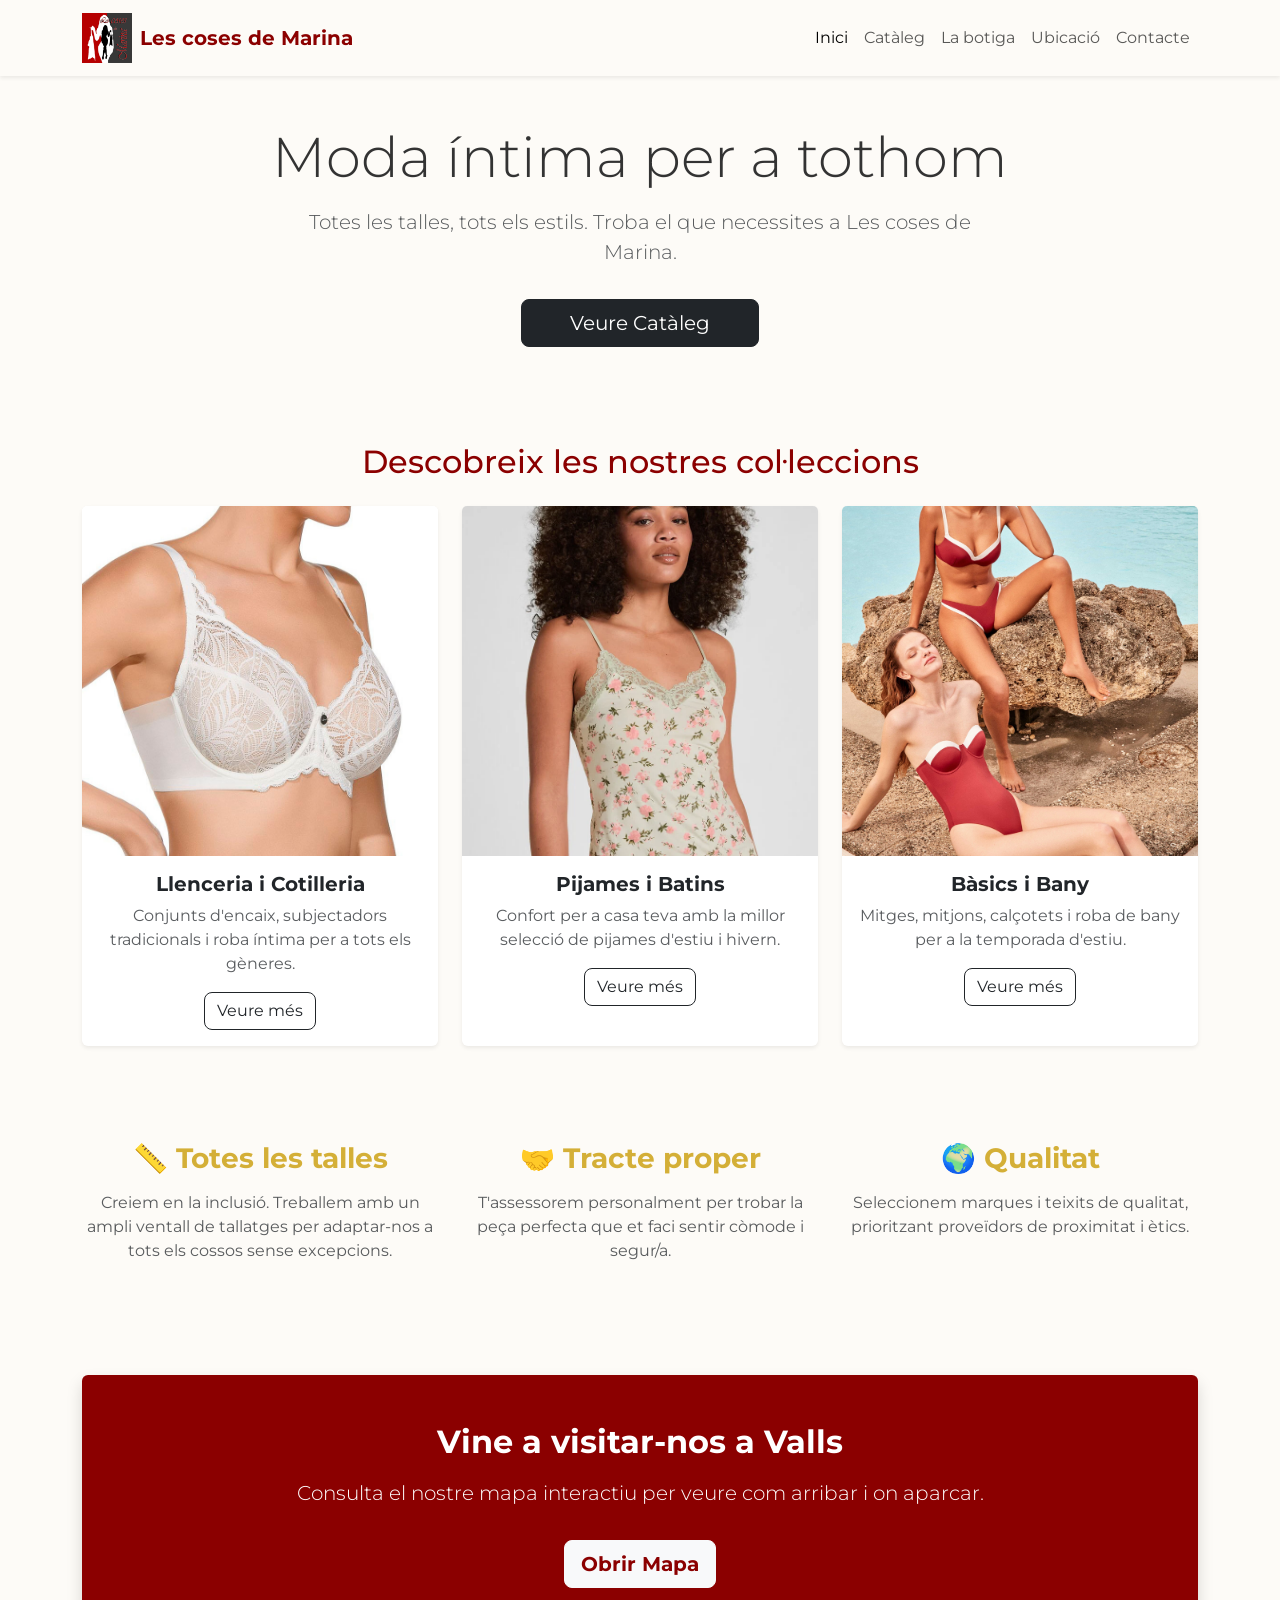
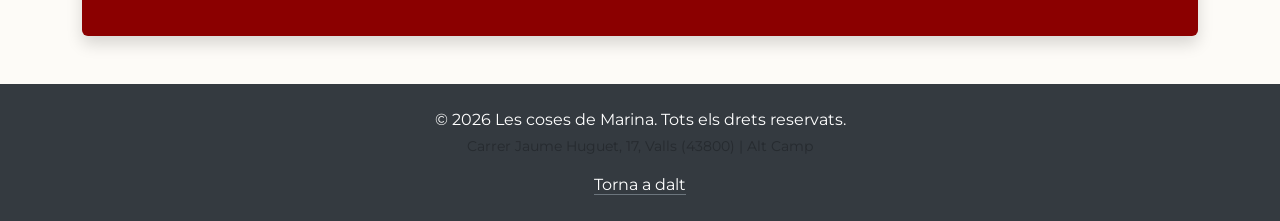
<file: index.html>
<!DOCTYPE html>
<html lang="ca">
<head>
    <meta charset="UTF-8">
    <meta name="viewport" content="width=device-width, initial-scale=1.0">
    <title>Les coses de Marina | Moda Íntima a Valls</title>

    <link href="https://cdn.jsdelivr.net/npm/bootstrap@5.3.2/dist/css/bootstrap.min.css" rel="stylesheet">


    <link rel="stylesheet" href="css/style.css">
</head>
<body>
    <nav class="navbar navbar-expand-lg navbar-light shadow-sm sticky-top" style="background-color: #fdfbf7;">
        <div class="container">
            <a class="navbar-brand d-flex align-items-center" href="index.html">
                <img src="images/logo.png" alt="Logo Les coses de Marina" height="50">
                <span class="ms-2 fw-bold" style="color: #8b0000;">Les coses de Marina</span>
            </a>
            
            <button class="navbar-toggler" type="button" data-bs-toggle="collapse" data-bs-target="#NavegacioPrincipal" aria-controls="NavegacioPrincipal" aria-expanded="false" aria-label="Desplegar navegació">
                <span class="navbar-toggler-icon"></span>
            </button>
            
            <div class="collapse navbar-collapse" id="NavegacioPrincipal">
                <ul class="navbar-nav ms-auto">
                    <li class="nav-item"><a class="nav-link active" href="index.html">Inici</a></li>
                    <li class="nav-item"><a class="nav-link" href="catalogo.html">Catàleg</a></li>
                    <li class="nav-item"><a class="nav-link" href="nosotros.html">La botiga</a></li>
                    <li class="nav-item"><a class="nav-link" href="ubicacion.html">Ubicació</a></li>
                    <li class="nav-item"><a class="nav-link" href="contacto.html">Contacte</a></li>
                </ul>
            </div>
        </div>
    </nav>

    <header class="container mt-5 text-center">
        <div class="row justify-content-center">
            <div class="col-md-8">
                <h1 class="display-4 mb-3">Moda íntima per a tothom</h1>
                <p class="lead text-muted">Totes les talles, tots els estils. Troba el que necessites a Les coses de Marina.</p>
                <a href="catalogo.html" class="btn btn-dark btn-lg mt-3 px-5">Veure Catàleg</a>
            </div>
        </div>
    </header>

    <section class="container mt-5 pt-5">
        <h2 class="text-center mb-4" style="color: #8b0000;">Descobreix les nostres col·leccions</h2>
        <div class="row g-4">
            <div class="col-md-4">
                <div class="card h-100 shadow-sm border-0">
                    <!-- Imatge referenciada amb ajust d'escala per mantenir la simetria -->
                    <img src="images/index-1.png" class="card-img-top" style="height: 350px; object-fit: cover;" alt="Llenceria i Cotilleria">
                    <div class="card-body text-center">
                        <h5 class="card-title fw-bold">Llenceria i Cotilleria</h5>
                        <p class="card-text text-muted">Conjunts d'encaix, subjectadors tradicionals i roba íntima per a tots els gèneres.</p>
                        <a href="catalogo.html" class="btn btn-outline-dark">Veure més</a>
                    </div>
                </div>
            </div>
            <div class="col-md-4">
                <div class="card h-100 shadow-sm border-0">
                    <img src="images/index-2.png" class="card-img-top" style="height: 350px; object-fit: cover;" alt="Pijames i Batins">
                    <div class="card-body text-center">
                        <h5 class="card-title fw-bold">Pijames i Batins</h5>
                        <p class="card-text text-muted">Confort per a casa teva amb la millor selecció de pijames d'estiu i hivern.</p>
                        <a href="catalogo.html" class="btn btn-outline-dark">Veure més</a>
                    </div>
                </div>
            </div>
            <div class="col-md-4">
                <div class="card h-100 shadow-sm border-0">
                    <img src="images/index-3.png" class="card-img-top" style="height: 350px; object-fit: cover;" alt="Bàsics i Bany">
                    <div class="card-body text-center">
                        <h5 class="card-title fw-bold">Bàsics i Bany</h5>
                        <p class="card-text text-muted">Mitges, mitjons, calçotets i roba de bany per a la temporada d'estiu.</p>
                        <a href="catalogo.html" class="btn btn-outline-dark">Veure més</a>
                    </div>
                </div>
            </div>
        </div>
    </section>
    
    <section class="mt-5 py-5" style="background-color: #fdfbf7;">
        <div class="container">
            <div class="row text-center">
                <div class="col-md-4 mb-4 mb-md-0">
                    <h3 class="fw-bold" style="color: #d4af37;">📏 Totes les talles</h3>
                    <p class="text-muted mt-3">Creiem en la inclusió. Treballem amb un ampli ventall de tallatges per adaptar-nos a tots els cossos sense excepcions.</p>
                </div>
                <div class="col-md-4 mb-4 mb-md-0">
                    <h3 class="fw-bold" style="color: #d4af37;">🤝 Tracte proper</h3>
                    <p class="text-muted mt-3">T'assessorem personalment per trobar la peça perfecta que et faci sentir còmode i segur/a.</p>
                </div>
                <div class="col-md-4">
                    <h3 class="fw-bold" style="color: #d4af37;">🌍 Qualitat</h3>
                    <p class="text-muted mt-3">Seleccionem marques i teixits de qualitat, prioritzant proveïdors de proximitat i ètics.</p>
                </div>
            </div>
        </div>
    </section>

    <section class="container my-5">
        <div class="p-5 text-center text-white rounded shadow" style="background-color: #8b0000;">
            <h2 class="fw-bold">Vine a visitar-nos a Valls</h2>
            <p class="lead mt-3">Consulta el nostre mapa interactiu per veure com arribar i on aparcar.</p>
            <a href="ubicacion.html" class="btn btn-light btn-lg mt-3 fw-bold" style="color: #8b0000;">Obrir Mapa</a>
        </div>
    </section>

    <footer class="text-center text-white py-4 mt-5" style="background-color: #343a40;">
        <div class="container">
            <p class="mb-1">&copy; 2026 Les coses de Marina. Tots els drets reservats.</p>
            <p class="mb-3 text-muted small"> Carrer Jaume Huguet, 17, Valls (43800) | Alt Camp</p>
            
            <div>
                <a href="#" class="text-white text-decoration-none mx-2 border-bottom border-secondary">Torna a dalt</a>
            </div>
        </div>
    </footer>

    <script src="https://cdn.jsdelivr.net/npm/bootstrap@5.3.2/dist/js/bootstrap.bundle.min.js"></script>
</body>
</html>
</file>
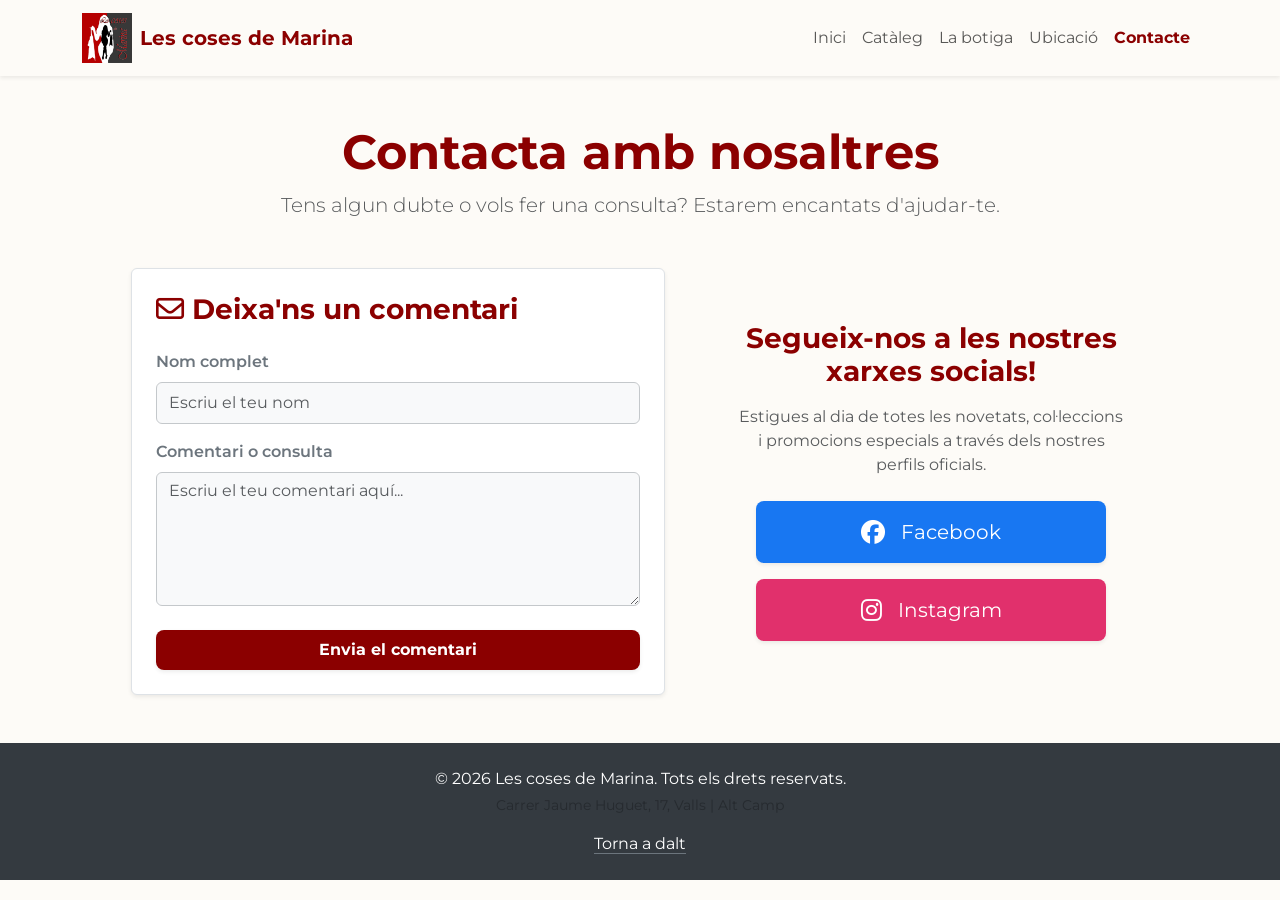
<file: contacto.html>
<!DOCTYPE html>
<html lang="ca">
<head>
    <meta charset="UTF-8">
    <meta name="viewport" content="width=device-width, initial-scale=1.0">
    <title>Contacte | Les coses de Marina</title>

    <link href="https://cdn.jsdelivr.net/npm/bootstrap@5.3.2/dist/css/bootstrap.min.css" rel="stylesheet">
    <link rel="stylesheet" href="css/style.css">

    <link rel="stylesheet" href="https://cdnjs.cloudflare.com/ajax/libs/font-awesome/6.4.2/css/all.min.css">
</head>
<body>
    <nav class="navbar navbar-expand-lg navbar-light shadow-sm sticky-top" style="background-color: #fdfbf7;">
        <div class="container">
            <a class="navbar-brand d-flex align-items-center" href="index.html">
                <img src="images/logo.png" alt="Logo Les coses de Marina" height="50">
                <span class="ms-2 fw-bold" style="color: #8b0000;">Les coses de Marina</span>
            </a>
            
            <button class="navbar-toggler" type="button" data-bs-toggle="collapse" data-bs-target="#NavegacioPrincipal" aria-controls="NavegacioPrincipal" aria-expanded="false" aria-label="Desplegar navegació">
                <span class="navbar-toggler-icon"></span>
            </button>
            
            <div class="collapse navbar-collapse" id="NavegacioPrincipal">
                <ul class="navbar-nav ms-auto">
                    <li class="nav-item"><a class="nav-link" href="index.html">Inici</a></li>
                    <li class="nav-item"><a class="nav-link" href="catalogo.html">Catàleg</a></li>
                    <li class="nav-item"><a class="nav-link" href="nosotros.html">La botiga</a></li>
                    <li class="nav-item"><a class="nav-link" href="ubicacion.html">Ubicació</a></li>
                    <li class="nav-item"><a class="nav-link active fw-bold" style="color: #8b0000;" href="contacto.html">Contacte</a></li>
                </ul>
            </div>
        </div>
    </nav>

    <header class="container mt-5 text-center">
        <h1 class="display-5 fw-bold" style="color: #8b0000;">Contacta amb nosaltres</h1>
        <p class="lead text-muted">Tens algun dubte o vols fer una consulta? Estarem encantats d'ajudar-te.</p>
    </header>

    <main class="container my-5">
        <div class="row g-5 justify-content-center">
            
            <div class="col-lg-6">
                <div class="p-4 rounded shadow-sm border bg-white">
                    <h3 class="fw-bold mb-4" style="color: #8b0000;"><i class="fa-regular fa-envelope me-2"></i>Deixa'ns un comentari</h3>
                    
                    <form action="#" method="POST">
                        <div class="mb-3">
                            <label for="nomUsuari" class="form-label fw-semibold text-secondary">Nom complet</label>
                            <input type="text" class="form-control bg-light border-secondary-subtle py-2" id="nomUsuari" placeholder="Escriu el teu nom" required>
                        </div>
                        
                        <div class="mb-4">
                            <label for="comentariUsuari" class="form-label fw-semibold text-secondary">Comentari o consulta</label>
                            <textarea class="form-control bg-light border-secondary-subtle" id="comentariUsuari" rows="5" placeholder="Escriu el teu comentari aquí..." required></textarea>
                        </div>
                        
                        <button type="submit" class="btn w-100 text-white fw-bold py-2 shadow-sm" style="background-color: #8b0000; border: none;">
                            Envia el comentari
                        </button>
                    </form>
                </div>
            </div>

            <div class="col-lg-5 d-flex flex-column justify-content-center">
                <div class="p-4 text-center">
                    <h3 class="fw-bold mb-3" style="color: #8b0000;">Segueix-nos a les nostres xarxes socials!</h3>
                    <p class="text-muted mb-4">Estigues al dia de totes les novetats, col·leccions i promocions especials a través dels nostres perfils oficials.</p>
                    
                    <div class="d-grid gap-3 max-width-sm mx-auto" style="max-width: 350px;">
                        <a href="https://www.facebook.com/BotigaLescosesdemarina/?locale=es_ES" target="_blank" class="btn btn-lg text-white d-flex align-items-center justify-content-center py-3 shadow-sm transition-all" style="background-color: #1877F2; border: none;">
                            <i class="fa-brands fa-facebook me-3 fs-4"></i> Facebook
                        </a>
                        
                        <a href="https://www.instagram.com/lescosesdemarina?utm_source=ig_web_button_share_sheet&igsh=ZDNlZDc0MzIxNw==" target="_blank" class="btn btn-lg text-white d-flex align-items-center justify-content-center py-3 shadow-sm transition-all" style="background-color: #E1306C; border: none;">
                            <i class="fa-brands fa-instagram me-3 fs-4"></i> Instagram
                        </a>
                    </div>
                </div>
            </div>

        </div>
    </main>

    <footer class="text-center text-white py-4 mt-5" style="background-color: #343a40;">
        <div class="container">
            <p class="mb-1">&copy; 2026 Les coses de Marina. Tots els drets reservats.</p>
            <p class="mb-3 text-muted small">Carrer Jaume Huguet, 17, Valls | Alt Camp</p>
            <div>
                <a href="#" class="text-white text-decoration-none mx-2 border-bottom border-secondary">Torna a dalt</a>
            </div>
        </div>
    </footer>

    <script src="https://cdn.jsdelivr.net/npm/bootstrap@5.3.2/dist/js/bootstrap.bundle.min.js"></script>
</body>
</html>
</file>
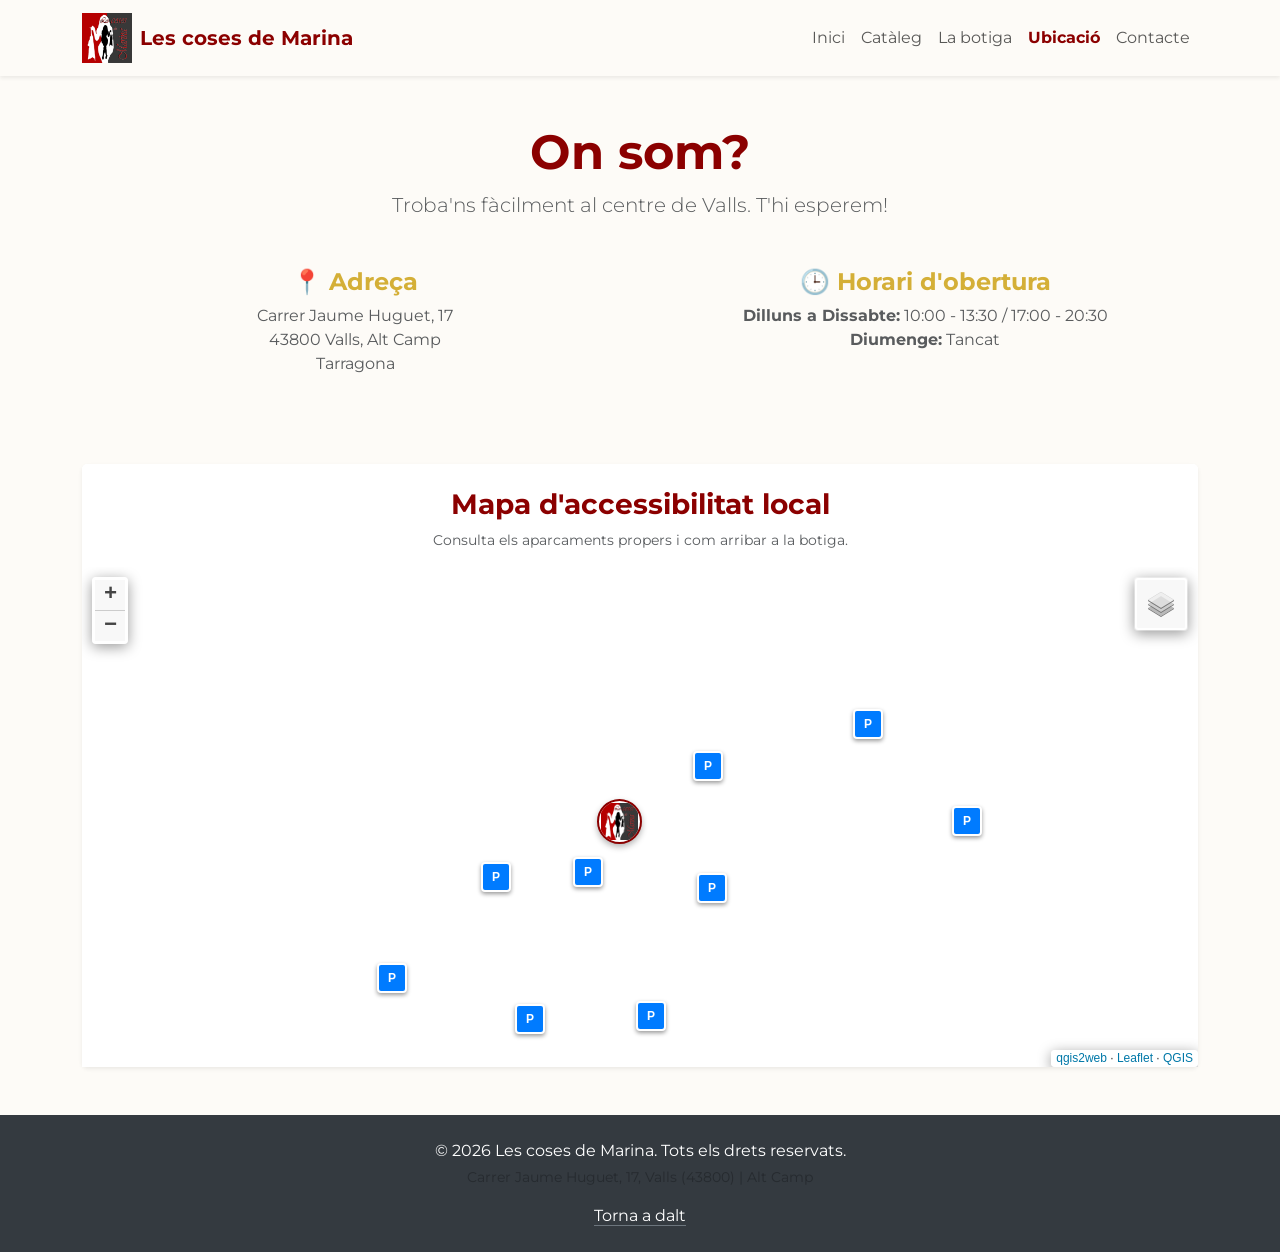
<file: ubicacion.html>
<!DOCTYPE html>
<html lang="ca">
<head>
    <meta charset="UTF-8">
    <meta name="viewport" content="width=device-width, initial-scale=1.0">
    <title>Ubicació | Les coses de Marina</title>

    <link href="https://cdn.jsdelivr.net/npm/bootstrap@5.3.2/dist/css/bootstrap.min.css" rel="stylesheet">
    <link rel="stylesheet" href="css/style.css">
</head>
<body>
    <nav class="navbar navbar-expand-lg navbar-light shadow-sm sticky-top" style="background-color: #fdfbf7;">
        <div class="container">
            <a class="navbar-brand d-flex align-items-center" href="index.html">
                <img src="images/logo.png" alt="Logo Les coses de Marina" height="50">
                <span class="ms-2 fw-bold" style="color: #8b0000;">Les coses de Marina</span>
            </a>
            
            <button class="navbar-toggler" type="button" data-bs-toggle="collapse" data-bs-target="#NavegacioPrincipal" aria-controls="NavegacioPrincipal" aria-expanded="false" aria-label="Desplegar navegació">
                <span class="navbar-toggler-icon"></span>
            </button>
            
            <div class="collapse navbar-collapse" id="NavegacioPrincipal">
                <ul class="navbar-nav ms-auto">
                    <li class="nav-item"><a class="nav-link" href="index.html">Inici</a></li>
                    <li class="nav-item"><a class="nav-link" href="catalogo.html">Catàleg</a></li>
                    <li class="nav-item"><a class="nav-link" href="nosotros.html">La botiga</a></li>
                    <li class="nav-item"><a class="nav-link active fw-bold" style="color: #8b0000;" href="ubicacion.html">Ubicació</a></li>
                    <li class="nav-item"><a class="nav-link" href="contacto.html">Contacte</a></li>
                </ul>
            </div>
        </div>
    </nav>

    <header class="container mt-5 text-center">
        <h1 class="display-5 fw-bold" style="color: #8b0000;">On som?</h1>
        <p class="lead text-muted">Troba'ns fàcilment al centre de Valls. T'hi esperem!</p>
    </header>

    <section class="container mt-5">
        <div class="row text-center mb-5">
            <div class="col-md-6 mb-4">
                <h4 class="fw-bold" style="color: #d4af37;">📍 Adreça</h4>
                <p class="text-muted mt-2">
                    Carrer Jaume Huguet, 17<br>
                    43800 Valls, Alt Camp<br>
                    Tarragona
                </p>
            </div>
            <div class="col-md-6">
                <h4 class="fw-bold" style="color: #d4af37;">🕒 Horari d'obertura</h4>
                <p class="text-muted mt-2">
                    <strong>Dilluns a Dissabte:</strong> 10:00 - 13:30 / 17:00 - 20:30<br>
                    <strong>Diumenge:</strong> Tancat
                </p>
            </div>
        </div>
    </section>

    <section class="container mb-5">
        <div class="card shadow-sm border-0">
            <div class="card-header bg-white border-bottom-0 pt-4 pb-0 text-center">
                <h3 class="fw-bold" style="color: #8b0000;">Mapa d'accessibilitat local</h3>
                <p class="text-muted small">Consulta els aparcaments propers i com arribar a la botiga.</p>
            </div>
            <div class="card-body p-0">
                <div class="position-relative" style="background-color: #e9ecef; min-height: 500px;">
                   <iframe 
                        width="100%" 
                        height="500px" 
                        frameborder="0" 
                        scrolling="no" 
                        marginheight="0" 
                        marginwidth="0" 
                        src="./maps/mapa-valls/index.html"
                        style="position: absolute; top: 0; left: 0;">
                    </iframe>
                    <div class="d-flex w-100 h-100 justify-content-center align-items-center position-absolute" style="z-index: -1;">
                        <p class="text-muted"><i class="fw-bold">Nota:</i> El mapa de Valls es carregarà aquí quan s'exporti des de QGIS.</p>
                    </div>
                </div>
            </div>
        </div>
    </section>

    <footer class="text-center text-white py-4 mt-5" style="background-color: #343a40;">
        <div class="container">
            <p class="mb-1">&copy; 2026 Les coses de Marina. Tots els drets reservats.</p>
            <p class="mb-3 text-muted small">Carrer Jaume Huguet, 17, Valls (43800) | Alt Camp</p>
            <div>
                <a href="#" class="text-white text-decoration-none mx-2 border-bottom border-secondary">Torna a dalt</a>
            </div>
        </div>
    </footer>

    <script src="https://cdn.jsdelivr.net/npm/bootstrap@5.3.2/dist/js/bootstrap.bundle.min.js"></script>
</body>
</html>
</file>
<file: css/style.css>
@import url('https://fonts.googleapis.com/css2?family=Montserrat:wght@300;400;600;700&display=swap');

body {
    font-family: 'Montserrat', sans-serif;
    background-color: #fdfbf7;
    color: #333333;
}


header, section, main, footer {
    animation: fadeIn 0.8s ease-out forwards;
}

@keyframes fadeIn {
    from {
        opacity: 0;
        transform: translateY(15px);
    }
    to {
        opacity: 1;
        transform: translateY(0);
    }
}


.navbar-nav .nav-link {
    transition: color 0.3s ease, transform 0.3s ease;
    position: relative;
}

.navbar-nav .nav-link:hover {
    color: #8b0000 !important;
    transform: translateY(-2px);
}


.btn {
    transition: all 0.3s cubic-bezier(0.25, 0.8, 0.25, 1);
    border-radius: 8px;
}


.btn:hover {
    transform: translateY(-3px);
    box-shadow: 0 8px 15px rgba(0, 0, 0, 0.1) !important;
}


.shadow-sm {
    transition: box-shadow 0.3s ease;
}

.shadow-sm:hover {
    box-shadow: 0 10px 20px rgba(0, 0, 0, 0.05) !important;
}


.form-control:focus {
    border-color: #8b0000;
    box-shadow: 0 0 0 0.25rem rgba(139, 0, 0, 0.15);
    outline: none;
}
</file>
